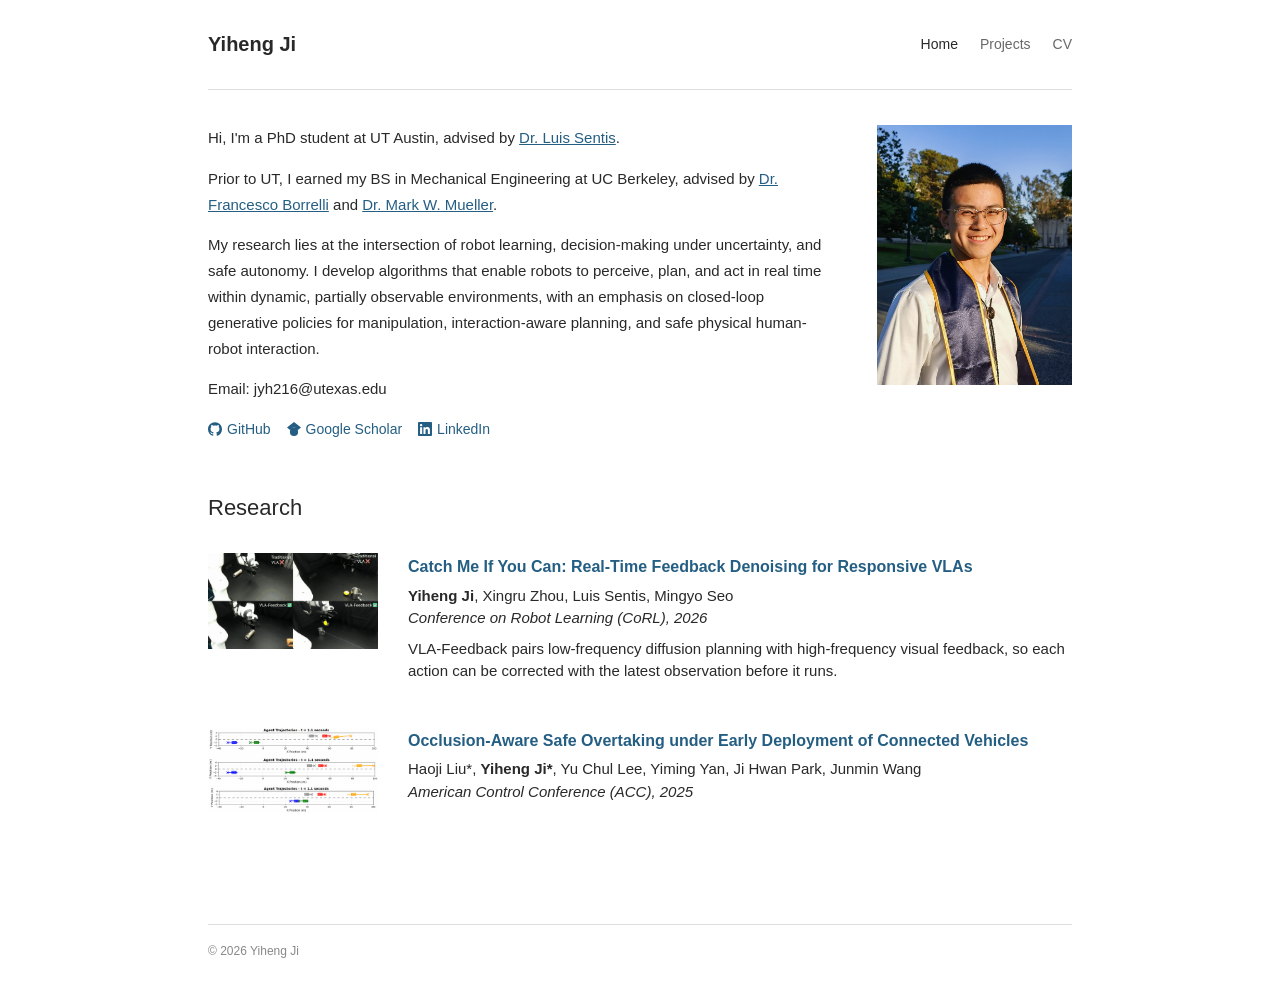
<file: index.html>
<!doctype html>
<html lang="en">
<head>
  <meta charset="utf-8">
  <meta name="viewport" content="width=device-width, initial-scale=1">
  <meta name="description" content="Personal academic homepage">
  <title>Yiheng Ji | Research</title>
  <link rel="stylesheet" href="style.css">
</head>
<body>
  <div class="site">
    <header class="site-header">
      <a class="brand" href="index.html">Yiheng Ji</a>
      <nav aria-label="Primary navigation">
        <a class="active" href="index.html">Home</a>
        <a href="projects.html">Projects</a>
        <a href="assets/cv.pdf">CV</a>
      </nav>
    </header>
    <main>
      <div class="intro">
        <div class="bio">
          <p>Hi, I'm a PhD student at UT Austin, advised by <a href="https://ae.utexas.edu/person/luis-sentis/">Dr. Luis Sentis</a>.</p>
          <p>Prior to UT, I earned my BS in Mechanical Engineering at UC Berkeley, advised by <a href="https://me.berkeley.edu/people/francesco-borrelli/">Dr. Francesco Borrelli</a> and <a href="https://me.berkeley.edu/people/mark-w-mueller/">Dr. Mark W. Mueller</a>.</p>
          <p>My research lies at the intersection of robot learning, decision-making under uncertainty, and safe autonomy. I develop algorithms that enable robots to perceive, plan, and act in real time within dynamic, partially observable environments, with an emphasis on closed-loop generative policies for manipulation, interaction-aware planning, and safe physical human-robot interaction.</p>
          <p>Email: jyh216@utexas.edu</p>
          <div class="social">
            <a href="https://github.com/jidaxian010" aria-label="GitHub" title="GitHub"><svg viewBox="0 0 24 24" aria-hidden="true"><path d="M12 .297c-6.63 0-12 5.373-12 12 0 5.303 3.438 9.8 8.205 11.385.6.113.82-.258.82-.577 0-.285-.01-1.04-.015-2.04-3.338.724-4.042-1.61-4.042-1.61C4.422 18.07 3.633 17.7 3.633 17.7c-1.087-.744.084-.729.084-.729 1.205.084 1.838 1.236 1.838 1.236 1.07 1.835 2.809 1.305 3.495.998.108-.776.417-1.305.76-1.605-2.665-.3-5.466-1.332-5.466-5.93 0-1.31.465-2.38 1.235-3.22-.135-.303-.54-1.523.105-3.176 0 0 1.005-.322 3.3 1.23.96-.267 1.98-.399 3-.405 1.02.006 2.04.138 3 .405 2.28-1.552 3.285-1.23 3.285-1.23.645 1.653.24 2.873.12 3.176.765.84 1.23 1.91 1.23 3.22 0 4.61-2.805 5.625-5.475 5.92.42.36.81 1.096.81 2.22 0 1.606-.015 2.896-.015 3.286 0 .315.21.69.825.57C20.565 22.092 24 17.592 24 12.297c0-6.627-5.373-12-12-12"/></svg>GitHub</a>
            <a href="https://scholar.google.com/citations?user=igP3VEUAAAAJ&amp;hl=en&amp;oi=ao" aria-label="Google Scholar" title="Google Scholar"><svg viewBox="0 0 24 24" aria-hidden="true"><path d="M5.242 13.769L0 9.5 12 0l12 9.5-5.242 4.269C17.548 11.249 14.978 9.5 12 9.5c-2.977 0-5.548 1.748-6.758 4.269zM12 10a7 7 0 1 0 0 14 7 7 0 0 0 0-14z"/></svg>Google Scholar</a>
            <a href="https://www.linkedin.com/in/yiheng-terry-ji-572223226/" aria-label="LinkedIn" title="LinkedIn"><svg viewBox="0 0 24 24" aria-hidden="true"><path d="M20.447 20.452h-3.554v-5.569c0-1.328-.027-3.037-1.852-3.037-1.853 0-2.136 1.445-2.136 2.939v5.667H9.351V9h3.414v1.561h.046c.477-.9 1.637-1.85 3.37-1.85 3.601 0 4.267 2.37 4.267 5.455v6.286zM5.337 7.433c-1.144 0-2.063-.926-2.063-2.065 0-1.138.92-2.063 2.063-2.063 1.14 0 2.064.925 2.064 2.063 0 1.139-.925 2.065-2.064 2.065zm1.782 13.019H3.555V9h3.564v11.452zM22.225 0H1.771C.792 0 0 .774 0 1.729v20.542C0 23.227.792 24 1.771 24h20.451C23.2 24 24 23.227 24 22.271V1.729C24 .774 23.2 0 22.222 0h.003z"/></svg>LinkedIn</a>
          </div>
        </div>
        <img class="portrait" src="assets/profile.jpg" alt="Portrait of Yiheng Ji">
      </div>

      <section id="research">
        <h2 class="section-title">Research</h2>

        <article class="paper">
          <img class="thumb" src="assets/vla-feedback.gif" alt="Robot demonstration from VLA-Feedback">
          <div>
            <h3><a href="https://vla-feedback.github.io">Catch Me If You Can: Real-Time Feedback Denoising for Responsive VLAs</a></h3>
            <p><strong>Yiheng Ji</strong>, Xingru Zhou, Luis Sentis, Mingyo Seo<br>
            <em>Conference on Robot Learning (CoRL), 2026</em></p>
            <p>VLA-Feedback pairs low-frequency diffusion planning with high-frequency visual feedback, so each action can be corrected with the latest observation before it runs.</p>
          </div>
        </article>

        <article class="paper">
          <img class="thumb" src="assets/occlusion-overtaking.gif" alt="Three simulation results of occlusion-aware overtaking">
          <div>
            <h3><a href="https://doi.org/10.23919/ACC63710.2025.11107912">Occlusion-Aware Safe Overtaking under Early Deployment of Connected Vehicles</a></h3>
            <p>Haoji Liu*, <strong>Yiheng Ji*</strong>, Yu Chul Lee, Yiming Yan, Ji Hwan Park, Junmin Wang<br>
            <em>American Control Conference (ACC), 2025</em></p>
          </div>
        </article>
      </section>
    </main>
    <footer>© 2026 Yiheng Ji</footer>
  </div>
</body>
</html>
</file>
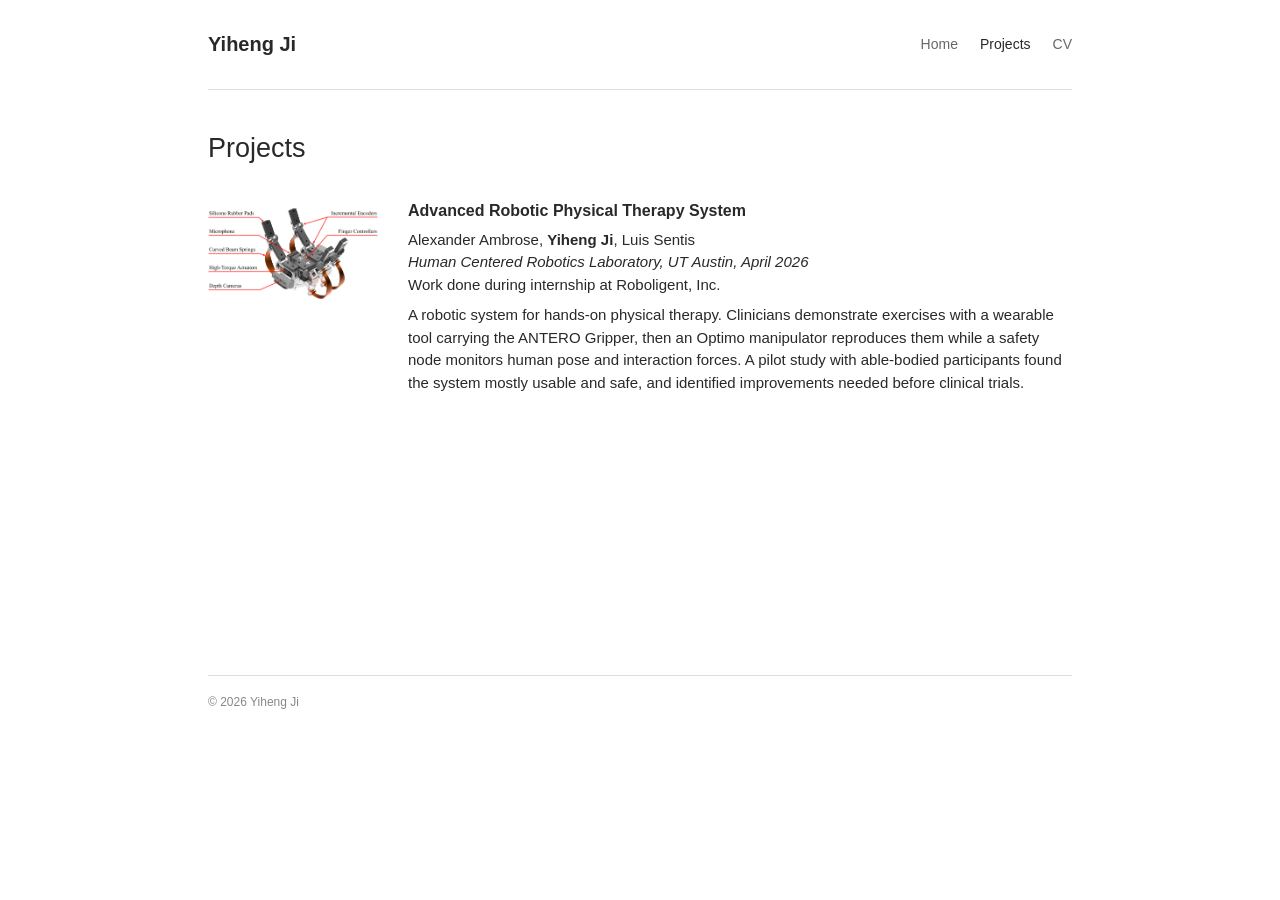
<file: projects.html>
<!doctype html>
<html lang="en">
<head>
  <meta charset="utf-8">
  <meta name="viewport" content="width=device-width, initial-scale=1">
  <title>Projects | Yiheng Ji</title>
  <link rel="stylesheet" href="style.css">
</head>
<body>
  <div class="site">
    <header class="site-header">
      <a class="brand" href="index.html">Yiheng Ji</a>
      <nav aria-label="Primary navigation">
        <a href="index.html">Home</a>
        <a class="active" href="projects.html">Projects</a>
        <a href="assets/cv.pdf">CV</a>
      </nav>
    </header>
    <main>
      <h1>Projects</h1>

      <article class="paper">
        <img class="thumb" src="assets/antero-gripper.png" alt="Labeled diagram of the ANTERO Gripper">
        <div>
          <h3>Advanced Robotic Physical Therapy System</h3>
          <p>Alexander Ambrose, <strong>Yiheng Ji</strong>, Luis Sentis<br>
          <em>Human Centered Robotics Laboratory, UT Austin, April 2026</em><br>
          Work done during internship at Roboligent, Inc.</p>
          <p>A robotic system for hands-on physical therapy. Clinicians demonstrate exercises with a wearable tool carrying the ANTERO Gripper, then an Optimo manipulator reproduces them while a safety node monitors human pose and interaction forces. A pilot study with able-bodied participants found the system mostly usable and safe, and identified improvements needed before clinical trials.</p>
        </div>
      </article>
    </main>
    <footer>© 2026 Yiheng Ji</footer>
  </div>
</body>
</html>
</file>
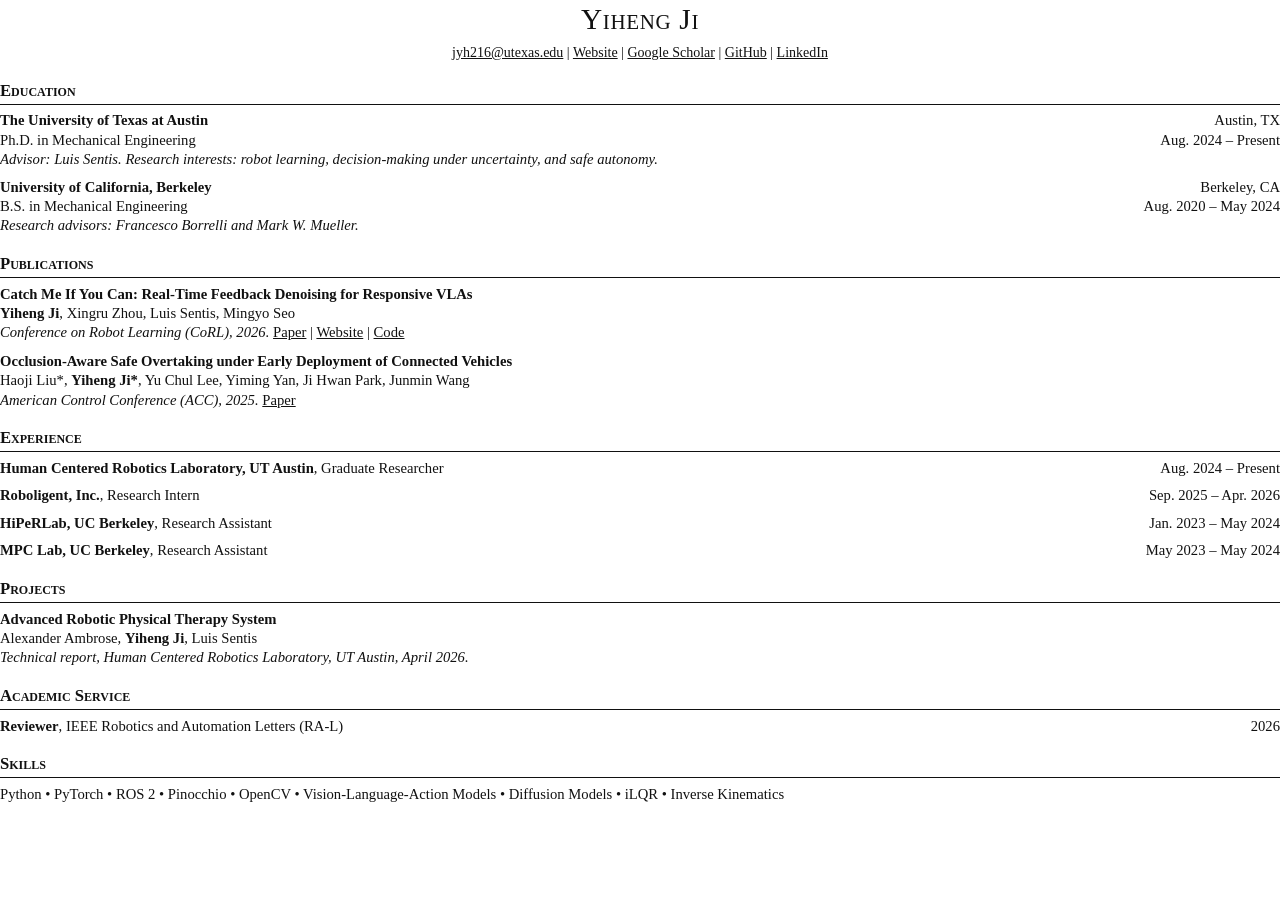
<file: cv/cv.html>
<!doctype html>
<html lang="en">
<head>
<meta charset="utf-8">
<title>Yiheng Ji - CV</title>
<style>
  @page { size: letter; margin: 0.7in 0.75in; }
  * { box-sizing: border-box; }
  body { margin: 0; font-family: "Latin Modern Roman", "CMU Serif", "Times New Roman", "Liberation Serif", serif; font-size: 11pt; line-height: 1.32; color: #111; }
  a { color: inherit; text-decoration: none; }
  h1 { font-size: 22pt; font-weight: 400; text-align: center; margin: 0 0 4pt; font-variant: small-caps; letter-spacing: .5pt; }
  .contact { text-align: center; font-size: 10.5pt; margin-bottom: 10pt; }
  .contact a { text-decoration: underline; }
  h2 { font-size: 12.5pt; font-weight: 700; font-variant: small-caps; margin: 13pt 0 5pt; padding-bottom: 1.5pt; border-bottom: .75pt solid #111; }
  .row { display: flex; justify-content: space-between; gap: 18pt; }
  .row > :last-child { white-space: nowrap; text-align: right; }
  .entry { margin-bottom: 6pt; break-inside: avoid; }
  .sub { font-style: italic; }
  .paper { margin-bottom: 7pt; break-inside: avoid; }
  .paper b.title { font-weight: 700; }
  .links a { text-decoration: underline; }
  .skills { margin-bottom: 3pt; }
</style>
</head>
<body>
  <h1>Yiheng Ji</h1>
  <div class="contact">
    <a href="mailto:jyh216@utexas.edu">jyh216@utexas.edu</a> |
    <a href="https://jidaxian010.github.io">Website</a> |
    <a href="https://scholar.google.com/citations?user=igP3VEUAAAAJ&amp;hl=en&amp;oi=ao">Google Scholar</a> |
    <a href="https://github.com/jidaxian010">GitHub</a> |
    <a href="https://www.linkedin.com/in/yiheng-terry-ji-572223226/">LinkedIn</a>
  </div>

  <h2>Education</h2>
  <div class="entry">
    <div class="row"><b>The University of Texas at Austin</b><span>Austin, TX</span></div>
    <div class="row"><span>Ph.D. in Mechanical Engineering</span><span>Aug. 2024 &ndash; Present</span></div>
    <div class="sub">Advisor: Luis Sentis. Research interests: robot learning, decision-making under uncertainty, and safe autonomy.</div>
  </div>
  <div class="entry">
    <div class="row"><b>University of California, Berkeley</b><span>Berkeley, CA</span></div>
    <div class="row"><span>B.S. in Mechanical Engineering</span><span>Aug. 2020 &ndash; May 2024</span></div>
    <div class="sub">Research advisors: Francesco Borrelli and Mark W. Mueller.</div>
  </div>

  <h2>Publications</h2>
  <div class="paper">
    <b class="title">Catch Me If You Can: Real-Time Feedback Denoising for Responsive VLAs</b><br>
    <b>Yiheng Ji</b>, Xingru Zhou, Luis Sentis, Mingyo Seo<br>
    <i>Conference on Robot Learning (CoRL), 2026.</i>
    <span class="links"><a href="https://arxiv.org/abs/2609.21022">Paper</a> | <a href="https://vla-feedback.github.io">Website</a> | <a href="https://github.com/jidaxian010/VLA-Feedback-release">Code</a></span>
  </div>
  <div class="paper">
    <b class="title">Occlusion-Aware Safe Overtaking under Early Deployment of Connected Vehicles</b><br>
    Haoji Liu*, <b>Yiheng Ji*</b>, Yu Chul Lee, Yiming Yan, Ji Hwan Park, Junmin Wang<br>
    <i>American Control Conference (ACC), 2025.</i>
    <span class="links"><a href="https://doi.org/10.23919/ACC63710.2025.11107912">Paper</a></span>
  </div>
  <h2>Experience</h2>
  <div class="entry">
    <div class="row"><span><b>Human Centered Robotics Laboratory, UT Austin</b>, Graduate Researcher</span><span>Aug. 2024 &ndash; Present</span></div>
  </div>
  <div class="entry">
    <div class="row"><span><b>Roboligent, Inc.</b>, Research Intern</span><span>Sep. 2025 &ndash; Apr. 2026</span></div>
  </div>
  <div class="entry">
    <div class="row"><span><b>HiPeRLab, UC Berkeley</b>, Research Assistant</span><span>Jan. 2023 &ndash; May 2024</span></div>
  </div>
  <div class="entry">
    <div class="row"><span><b>MPC Lab, UC Berkeley</b>, Research Assistant</span><span>May 2023 &ndash; May 2024</span></div>
  </div>

  <h2>Projects</h2>
  <div class="paper">
    <b class="title">Advanced Robotic Physical Therapy System</b><br>
    Alexander Ambrose, <b>Yiheng Ji</b>, Luis Sentis<br>
    <i>Technical report, Human Centered Robotics Laboratory, UT Austin, April 2026.</i>
  </div>

  <h2>Academic Service</h2>
  <div class="row"><span><b>Reviewer</b>, IEEE Robotics and Automation Letters (RA-L)</span><span>2026</span></div>

  <h2>Skills</h2>
  <div class="skills">Python &bull; PyTorch &bull; ROS 2 &bull; Pinocchio &bull; OpenCV &bull; Vision-Language-Action Models &bull; Diffusion Models &bull; iLQR &bull; Inverse Kinematics</div>
</body>
</html>
</file>
<file: style.css>
:root { --ink: #292929; --muted: #686868; --link: #245e83; --border: #dedede; }
* { box-sizing: border-box; }
body { margin: 0; background: white; color: var(--ink); font-family: Arial, Helvetica, sans-serif; font-size: 15px; line-height: 1.72; }
.site { max-width: 920px; padding: 0 28px; margin: 0 auto; }
.site-header { min-height: 90px; display: flex; align-items: center; justify-content: space-between; gap: 20px; border-bottom: 1px solid var(--border); }
.brand { color: var(--ink); font-size: 20px; font-weight: 600; text-decoration: none; }
nav { display: flex; flex-wrap: wrap; gap: 22px; font-size: 14px; }
nav a { color: var(--muted); text-decoration: none; }
nav a.active, nav a:hover { color: var(--ink); }
main { padding: 35px 0 75px; min-height: 65vh; }
h1 { font-size: 27px; font-weight: 500; margin: 0 0 26px; }
h2 { font-size: 17px; font-weight: 600; margin: 28px 0 9px; }
h3 { font-size: 16px; font-weight: 600; margin: 0 0 4px; }
p { margin: 0 0 15px; }
a { color: var(--link); }
a:hover { text-decoration: underline; }
.intro { display: grid; grid-template-columns: minmax(0, 1fr) 195px; gap: 45px; align-items: start; }
.portrait { display: block; width: 100%; aspect-ratio: 3/4; object-fit: cover; }
.entry { margin: 0 0 36px; }
.muted { color: var(--muted); font-size: 14px; }
.social { display: flex; flex-wrap: wrap; gap: 6px 16px; margin-top: 4px; font-size: 14px; }
.social a { display: inline-flex; align-items: center; gap: 5px; text-decoration: none; }
.social a:hover { text-decoration: underline; }
.social svg { display: block; width: 14px; height: 14px; fill: currentColor; }
.section-title { font-size: 22px; font-weight: 500; margin: 48px 0 26px; }
.paper { display: grid; grid-template-columns: 170px minmax(0, 1fr); gap: 30px; margin: 0 0 36px; }
.paper h3 a { text-decoration: none; }
.paper h3 a:hover { text-decoration: underline; }
.paper p { margin: 0 0 8px; line-height: 1.5; }
.thumb { display: block; width: 100%; height: auto; }
footer { border-top: 1px solid var(--border); padding: 16px 0 32px; color: #888; font-size: 12px; }
@media (max-width: 620px) { .site { padding: 0 18px; } .site-header { padding: 18px 0; align-items: flex-start; flex-direction: column; gap: 8px; } nav { gap: 15px; } .intro { grid-template-columns: 1fr; gap: 20px; } .portrait { max-width: 185px; grid-row: 1; } main { padding-top: 25px; } .paper { grid-template-columns: 1fr; gap: 12px; } .thumb { max-width: 260px; } .thumb-empty { display: none; } }
</file>
